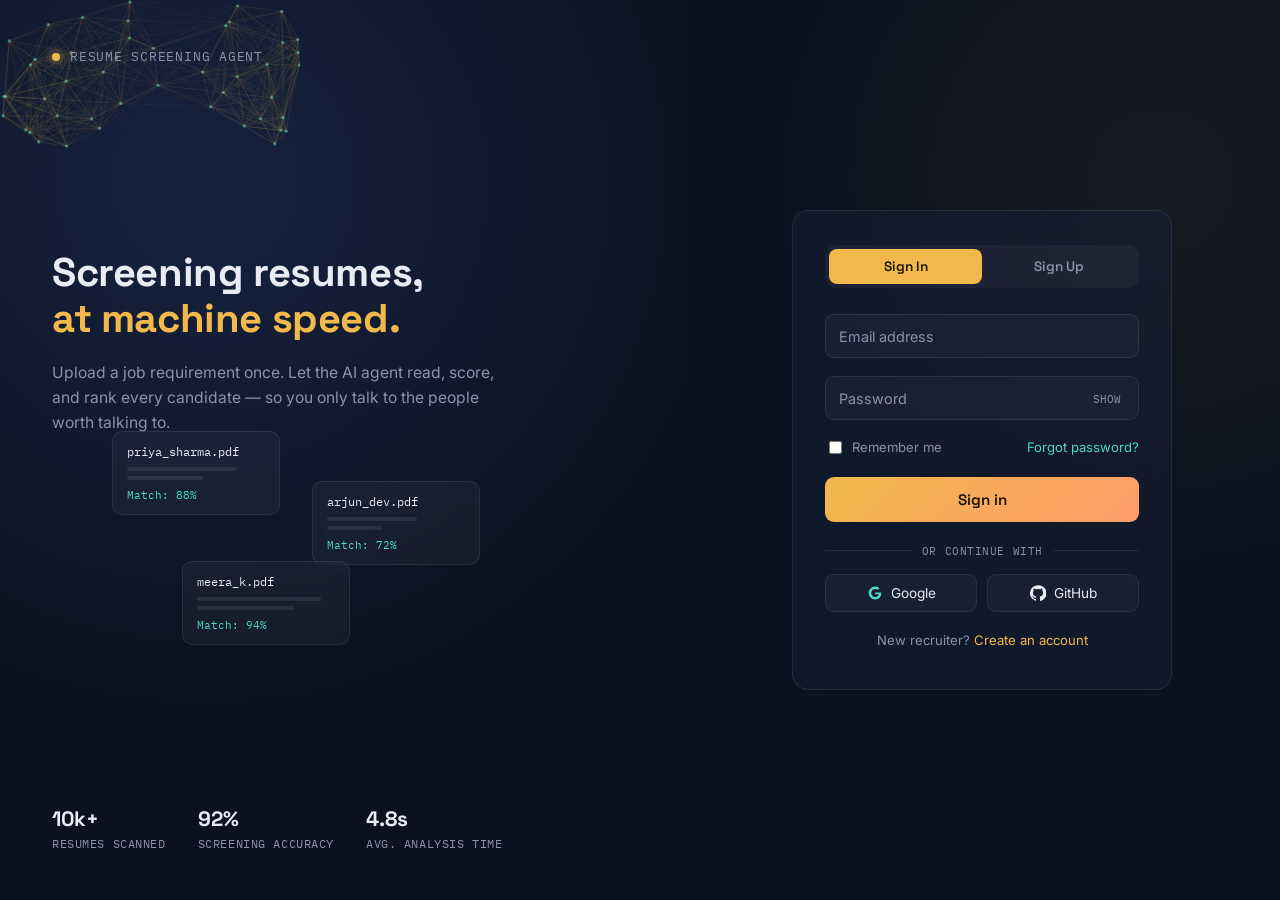
<file: src/main/resources/static/login.html>
<!DOCTYPE html>
<html lang="en">
<head>
<meta charset="UTF-8">
<meta name="viewport" content="width=device-width, initial-scale=1.0">
<title>Sign in — Resume Screening Agent</title>
<style>
@import url('https://fonts.googleapis.com/css2?family=Space+Grotesk:wght@500;600;700&family=Inter:wght@400;500;600&family=IBM+Plex+Mono:wght@500;600&display=swap');

:root {
  --bg:         #090D18;
  --bg-alt:     #0B1120;
  --surface:    rgba(22,31,53,0.55);
  --border:     rgba(255,255,255,0.08);
  --text:       #E8EBF4;
  --text-muted: #8B93AC;
  --accent:     #F2B84B;
  --accent-2:   #FF9C6B;
  --teal:       #4FD8C4;
  --coral:      #F2726B;
  --font-display: 'Space Grotesk', sans-serif;
  --font-body:    'Inter', sans-serif;
  --font-mono:    'IBM Plex Mono', monospace;
}

* { box-sizing: border-box; }
html, body {
  margin: 0; height: 100%;
  background: var(--bg);
  color: var(--text);
  font-family: var(--font-body);
  overflow: hidden;
}

.wrap {
  display: grid;
  grid-template-columns: 1.15fr 1fr;
  height: 100vh;
  width: 100vw;
}

/* ============== LEFT: animated hero panel ============== */
.hero {
  position: relative;
  overflow: hidden;
  background: radial-gradient(circle at 30% 20%, #16233F 0%, #0B1120 60%);
  display: flex;
  flex-direction: column;
  justify-content: space-between;
  padding: 48px 52px;
}
#network { position: absolute; inset: 0; }

.hero-top { position: relative; z-index: 2; display: flex; align-items: center; gap: 10px; }
.hero-top .dot { width: 8px; height: 8px; border-radius: 50%; background: var(--accent); box-shadow: 0 0 10px var(--accent); }
.hero-top span { font-family: var(--font-mono); font-size: 0.8rem; letter-spacing: 0.06em; text-transform: uppercase; color: var(--text-muted); }

.hero-mid { position: relative; z-index: 2; max-width: 460px; }
.hero-mid h1 {
  font-family: var(--font-display);
  font-size: 2.5rem;
  line-height: 1.15;
  margin: 0 0 18px;
  letter-spacing: -0.01em;
}
.hero-mid h1 .cycle { color: var(--accent); position: relative; }
.hero-mid p { color: var(--text-muted); font-size: 0.98rem; line-height: 1.6; margin: 0; }

/* Floating scanned-resume mock cards */
.floaters { position: relative; z-index: 2; height: 0; }
.floater {
  position: absolute;
  width: 168px;
  background: rgba(255,255,255,0.04);
  border: 1px solid var(--border);
  border-radius: 10px;
  padding: 12px 14px;
  backdrop-filter: blur(6px);
  animation: floaty 7s ease-in-out infinite;
}
.floater .fname { font-family: var(--font-mono); font-size: 0.72rem; color: var(--text); margin-bottom: 8px; }
.floater .fbar { height: 4px; border-radius: 3px; background: rgba(255,255,255,0.08); margin-bottom: 5px; }
.floater .fscore { font-family: var(--font-mono); font-size: 0.7rem; color: var(--teal); margin-top: 8px; }
.f1 { top: -190px; left: 60px; animation-delay: 0s; }
.f2 { top: -140px; left: 260px; animation-delay: 1.2s; }
.f3 { top: -60px; left: 130px; animation-delay: 2.4s; }
@keyframes floaty {
  0%, 100% { transform: translateY(0) rotate(-1deg); }
  50% { transform: translateY(-14px) rotate(1deg); }
}

.hero-bottom { position: relative; z-index: 2; display: flex; gap: 32px; font-family: var(--font-mono); }
.stat b { display: block; font-family: var(--font-display); font-size: 1.3rem; color: var(--text); }
.stat span { font-size: 0.72rem; color: var(--text-muted); text-transform: uppercase; letter-spacing: 0.05em; }

/* ============== RIGHT: auth card ============== */
.auth {
  position: relative;
  display: flex; align-items: center; justify-content: center;
  background: var(--bg-alt);
  padding: 30px;
}
.auth::before {
  content: "";
  position: absolute; inset: 0;
  background: radial-gradient(circle at 80% 20%, rgba(242,184,75,0.06), transparent 45%);
}

.card {
  position: relative; z-index: 2;
  width: 100%; max-width: 380px;
  background: var(--surface);
  border: 1px solid var(--border);
  border-radius: 16px;
  padding: 34px 32px 28px;
  backdrop-filter: blur(14px);
  opacity: 0; transform: translateY(16px) scale(0.98);
  animation: cardIn 0.55s cubic-bezier(.2,.8,.2,1) 0.1s forwards;
}
@keyframes cardIn { to { opacity: 1; transform: translateY(0) scale(1); } }

.tabs {
  display: flex;
  background: rgba(255,255,255,0.04);
  border-radius: 10px;
  padding: 4px;
  margin-bottom: 26px;
  position: relative;
}
.tabs button {
  flex: 1; position: relative; z-index: 2;
  background: none; border: none;
  padding: 9px 0;
  font-family: var(--font-display);
  font-weight: 600;
  font-size: 0.85rem;
  color: var(--text-muted);
  cursor: pointer;
  transition: color 0.2s;
}
.tabs button.active { color: #1A1305; }
.tab-slider {
  position: absolute; top: 4px; left: 4px;
  width: calc(50% - 4px); height: calc(100% - 8px);
  background: var(--accent);
  border-radius: 8px;
  transition: transform 0.28s cubic-bezier(.3,.8,.3,1);
}
.tabs.signup .tab-slider { transform: translateX(100%); }

.field { margin-bottom: 18px; position: relative; }
.field input {
  width: 100%;
  padding: 15px 14px 8px;
  background: rgba(255,255,255,0.03);
  border: 1px solid var(--border);
  border-radius: 9px;
  color: var(--text);
  font-family: var(--font-body);
  font-size: 0.95rem;
  transition: border-color 0.15s, box-shadow 0.15s;
}
.field input:focus { outline: none; border-color: var(--accent); box-shadow: 0 0 0 3px rgba(242,184,75,0.14); }
.field label {
  position: absolute;
  left: 14px; top: 14px;
  font-size: 0.9rem;
  color: var(--text-muted);
  pointer-events: none;
  transition: all 0.15s ease;
  font-family: var(--font-body);
}
.field input:focus + label,
.field input:not(:placeholder-shown) + label {
  top: 5px; left: 14px;
  font-size: 0.68rem;
  color: var(--accent);
  font-family: var(--font-mono);
  text-transform: uppercase;
  letter-spacing: 0.04em;
}
.field .toggle-pw {
  position: absolute; right: 12px; top: 15px;
  background: none; border: none;
  color: var(--text-muted);
  font-family: var(--font-mono); font-size: 0.7rem;
  text-transform: uppercase;
  cursor: pointer;
}
.field .toggle-pw:hover { color: var(--accent); }

.row-between { display: flex; align-items: center; justify-content: space-between; margin: 2px 0 20px; font-size: 0.82rem; }
.remember { display: flex; align-items: center; gap: 7px; color: var(--text-muted); cursor: pointer; }
.remember input { accent-color: var(--accent); }
.row-between a { color: var(--teal); text-decoration: none; }
.row-between a:hover { text-decoration: underline; }

button.submit {
  width: 100%; padding: 13px; border: none; border-radius: 9px;
  background: linear-gradient(135deg, var(--accent), var(--accent-2));
  color: #1A1305; font-family: var(--font-display); font-weight: 600; font-size: 0.95rem;
  cursor: pointer; position: relative; overflow: hidden;
  transition: box-shadow 0.15s, transform 0.1s;
}
button.submit:hover { box-shadow: 0 8px 24px -8px rgba(242,184,75,0.5); }
button.submit:active { transform: scale(0.98); }
button.submit .spinner {
  position: absolute; top: 50%; left: 50%; width: 18px; height: 18px; margin: -9px 0 0 -9px;
  border: 2px solid rgba(26,19,5,0.25); border-top-color: #1A1305; border-radius: 50%; opacity: 0;
}
button.submit.loading { color: transparent; pointer-events: none; }
button.submit.loading .spinner { opacity: 1; animation: spin 0.7s linear infinite; }
@keyframes spin { to { transform: rotate(360deg); } }

.divider { display: flex; align-items: center; gap: 10px; margin: 22px 0 16px; color: var(--text-muted); font-family: var(--font-mono); font-size: 0.7rem; text-transform: uppercase; letter-spacing: 0.05em; }
.divider::before, .divider::after { content: ""; flex: 1; height: 1px; background: var(--border); }

.social { display: flex; gap: 10px; }
.social button {
  flex: 1; display: flex; align-items: center; justify-content: center; gap: 8px;
  padding: 10px; border-radius: 9px; border: 1px solid var(--border);
  background: rgba(255,255,255,0.03); color: var(--text);
  font-family: var(--font-body); font-size: 0.85rem; cursor: pointer;
  transition: background 0.15s, transform 0.1s;
}
.social button:hover { background: rgba(255,255,255,0.07); }
.social button:active { transform: scale(0.97); }
.social svg { width: 16px; height: 16px; }

.footer-note { text-align: center; margin-top: 20px; font-size: 0.82rem; color: var(--text-muted); }
.footer-note a { color: var(--accent); text-decoration: none; cursor: pointer; }
.footer-note a:hover { text-decoration: underline; }

@media (max-width: 900px) {
  .wrap { grid-template-columns: 1fr; }
  .hero { display: none; }
  .auth { height: 100vh; }
}

@media (prefers-reduced-motion: reduce) {
  .floater, .card { animation: none !important; opacity: 1 !important; transform: none !important; }
}
</style>
</head>
<body>

<div class="wrap">

  <!-- ===== LEFT HERO ===== -->
  <div class="hero">
    <canvas id="network"></canvas>

    <div class="hero-top">
      <span class="dot"></span>
      <span>Resume Screening Agent</span>
    </div>

    <div class="hero-mid">
      <h1>Screening resumes,<br><span class="cycle" id="cycleText">at machine speed.</span></h1>
      <p>Upload a job requirement once. Let the AI agent read, score, and rank every candidate — so you only talk to the people worth talking to.</p>
    </div>

    <div class="floaters">
      <div class="floater f1">
        <div class="fname">priya_sharma.pdf</div>
        <div class="fbar" style="width:80%"></div>
        <div class="fbar" style="width:55%"></div>
        <div class="fscore">Match: 88%</div>
      </div>
      <div class="floater f2">
        <div class="fname">arjun_dev.pdf</div>
        <div class="fbar" style="width:65%"></div>
        <div class="fbar" style="width:40%"></div>
        <div class="fscore">Match: 72%</div>
      </div>
      <div class="floater f3">
        <div class="fname">meera_k.pdf</div>
        <div class="fbar" style="width:90%"></div>
        <div class="fbar" style="width:70%"></div>
        <div class="fscore">Match: 94%</div>
      </div>
    </div>

    <div class="hero-bottom">
      <div class="stat"><b>10k+</b><span>Resumes Scanned</span></div>
      <div class="stat"><b>92%</b><span>Screening Accuracy</span></div>
      <div class="stat"><b>4.8s</b><span>Avg. Analysis Time</span></div>
    </div>
  </div>

  <!-- ===== RIGHT AUTH CARD ===== -->
  <div class="auth">
    <div class="card">
      <div class="tabs" id="tabs">
        <div class="tab-slider"></div>
        <button type="button" class="active" data-tab="signin">Sign In</button>
        <button type="button" data-tab="signup">Sign Up</button>
      </div>

      <form id="authForm">
        <div class="field">
          <input type="text" id="nameField" placeholder=" " style="display:none;">
          <label for="nameField" id="nameLabel" style="display:none;">Full name</label>
        </div>

        <div class="field">
          <input type="email" id="email" placeholder=" " required>
          <label for="email">Email address</label>
        </div>

        <div class="field">
          <input type="password" id="password" placeholder=" " required>
          <label for="password">Password</label>
          <button type="button" class="toggle-pw" id="togglePw">Show</button>
        </div>

        <div class="row-between" id="signinExtras">
          <label class="remember"><input type="checkbox"> Remember me</label>
          <a href="#">Forgot password?</a>
        </div>

        <button type="submit" class="submit" id="submitBtn">
          <span class="label">Sign in</span>
          <span class="spinner"></span>
        </button>
      </form>

      <div class="divider">or continue with</div>
      <div class="social">
        <button type="button">
          <svg viewBox="0 0 24 24"><path fill="#4FD8C4" d="M21.35 11.1h-9.17v2.73h5.4c-.23 1.4-1.65 4.1-5.4 4.1-3.25 0-5.9-2.7-5.9-6s2.65-6 5.9-6c1.85 0 3.09.79 3.8 1.47l2.6-2.5C17.06 3.4 14.9 2.4 12.18 2.4 6.9 2.4 2.6 6.7 2.6 12s4.3 9.6 9.58 9.6c5.53 0 9.2-3.88 9.2-9.36 0-.63-.07-1.11-.03-1.14z"/></svg>
          Google
        </button>
        <button type="button">
          <svg viewBox="0 0 24 24"><path fill="#E8EBF4" d="M12 .3a12 12 0 0 0-3.8 23.4c.6.1.8-.3.8-.6v-2.2c-3.3.7-4-1.6-4-1.6-.5-1.4-1.3-1.8-1.3-1.8-1-.7.1-.7.1-.7 1.2.1 1.8 1.2 1.8 1.2 1 1.8 2.7 1.3 3.4 1 .1-.8.4-1.3.7-1.6-2.6-.3-5.3-1.3-5.3-5.8 0-1.3.5-2.3 1.2-3.1-.1-.3-.5-1.6.1-3.2 0 0 1-.3 3.3 1.2a11.4 11.4 0 0 1 6 0c2.3-1.5 3.3-1.2 3.3-1.2.6 1.6.2 2.9.1 3.2.8.8 1.2 1.9 1.2 3.1 0 4.5-2.7 5.5-5.4 5.8.5.4.8 1.2.8 2.4v3.5c0 .3.2.7.8.6A12 12 0 0 0 12 .3z"/></svg>
          GitHub
        </button>
      </div>

      <p class="footer-note" id="footerNote">New recruiter? <a id="switchToSignup">Create an account</a></p>
    </div>
  </div>

</div>

<script>
/* ---------- Particle network canvas (hero background) ---------- */
const canvas = document.getElementById('network');
const ctx = canvas.getContext('2d');
let w, h, points = [];

function resize() {
  w = canvas.width = canvas.offsetWidth;
  h = canvas.height = canvas.offsetHeight;
}
window.addEventListener('resize', resize);
resize();

const COUNT = 46;
for (let i = 0; i < COUNT; i++) {
  points.push({
    x: Math.random() * w,
    y: Math.random() * h,
    vx: (Math.random() - 0.5) * 0.25,
    vy: (Math.random() - 0.5) * 0.25
  });
}

function tick() {
  ctx.clearRect(0, 0, w, h);
  for (const p of points) {
    p.x += p.vx; p.y += p.vy;
    if (p.x < 0 || p.x > w) p.vx *= -1;
    if (p.y < 0 || p.y > h) p.vy *= -1;
  }
  for (let i = 0; i < points.length; i++) {
    for (let j = i + 1; j < points.length; j++) {
      const dx = points[i].x - points[j].x, dy = points[i].y - points[j].y;
      const dist = Math.sqrt(dx * dx + dy * dy);
      if (dist < 130) {
        ctx.strokeStyle = `rgba(242,184,75,${(1 - dist / 130) * 0.15})`;
        ctx.lineWidth = 1;
        ctx.beginPath();
        ctx.moveTo(points[i].x, points[i].y);
        ctx.lineTo(points[j].x, points[j].y);
        ctx.stroke();
      }
    }
  }
  for (const p of points) {
    ctx.beginPath();
    ctx.arc(p.x, p.y, 1.6, 0, Math.PI * 2);
    ctx.fillStyle = 'rgba(79,216,196,0.5)';
    ctx.fill();
  }
  requestAnimationFrame(tick);
}
tick();

/* ---------- Cycling headline text ---------- */
const phrases = ['at machine speed.', 'with zero guesswork.', 'ranked by fit.', 'in seconds, not hours.'];
let pi = 0;
const cycleEl = document.getElementById('cycleText');
setInterval(() => {
  pi = (pi + 1) % phrases.length;
  cycleEl.style.opacity = 0;
  setTimeout(() => {
    cycleEl.textContent = phrases[pi];
    cycleEl.style.opacity = 1;
  }, 250);
}, 3200);
cycleEl.style.transition = 'opacity 0.25s';

/* ---------- Tab switching (Sign in / Sign up) ---------- */
const tabs = document.getElementById('tabs');
const tabButtons = tabs.querySelectorAll('button');
const nameField = document.getElementById('nameField');
const nameLabel = document.getElementById('nameLabel');
const signinExtras = document.getElementById('signinExtras');
const submitLabel = document.querySelector('#submitBtn .label');
const footerNote = document.getElementById('footerNote');

function setMode(mode) {
  tabButtons.forEach(b => b.classList.toggle('active', b.dataset.tab === mode));
  tabs.classList.toggle('signup', mode === 'signup');
  const isSignup = mode === 'signup';
  nameField.style.display = isSignup ? 'block' : 'none';
  nameLabel.style.display = isSignup ? 'block' : 'none';
  nameField.required = isSignup;
  signinExtras.style.display = isSignup ? 'none' : 'flex';
  submitLabel.textContent = isSignup ? 'Create account' : 'Sign in';
  footerNote.innerHTML = isSignup
    ? 'Already have an account? <a id="switchToSignin">Sign in</a>'
    : 'New recruiter? <a id="switchToSignup">Create an account</a>';
  attachSwitchLinks();
}

function attachSwitchLinks() {
  const su = document.getElementById('switchToSignup');
  const si = document.getElementById('switchToSignin');
  if (su) su.addEventListener('click', () => setMode('signup'));
  if (si) si.addEventListener('click', () => setMode('signin'));
}
attachSwitchLinks();

tabButtons.forEach(btn => btn.addEventListener('click', () => setMode(btn.dataset.tab)));

/* ---------- Password visibility ---------- */
const pwInput = document.getElementById('password');
const toggleBtn = document.getElementById('togglePw');
toggleBtn.addEventListener('click', () => {
  const isPw = pwInput.type === 'password';
  pwInput.type = isPw ? 'text' : 'password';
  toggleBtn.textContent = isPw ? 'Hide' : 'Show';
});

/* ---------- Submit (wire to your real /api/auth endpoint) ---------- */
const form = document.getElementById('authForm');
const submitBtn = document.getElementById('submitBtn');
form.addEventListener('submit', (e) => {
  e.preventDefault();
  submitBtn.classList.add('loading');
  setTimeout(() => {
    submitBtn.classList.remove('loading');
    const prev = submitLabel.textContent;
    submitLabel.textContent = 'Success ✓';
    setTimeout(() => { submitLabel.textContent = prev; }, 1400);
  }, 1100);
});
</script>
</body>
</html>
</file>
